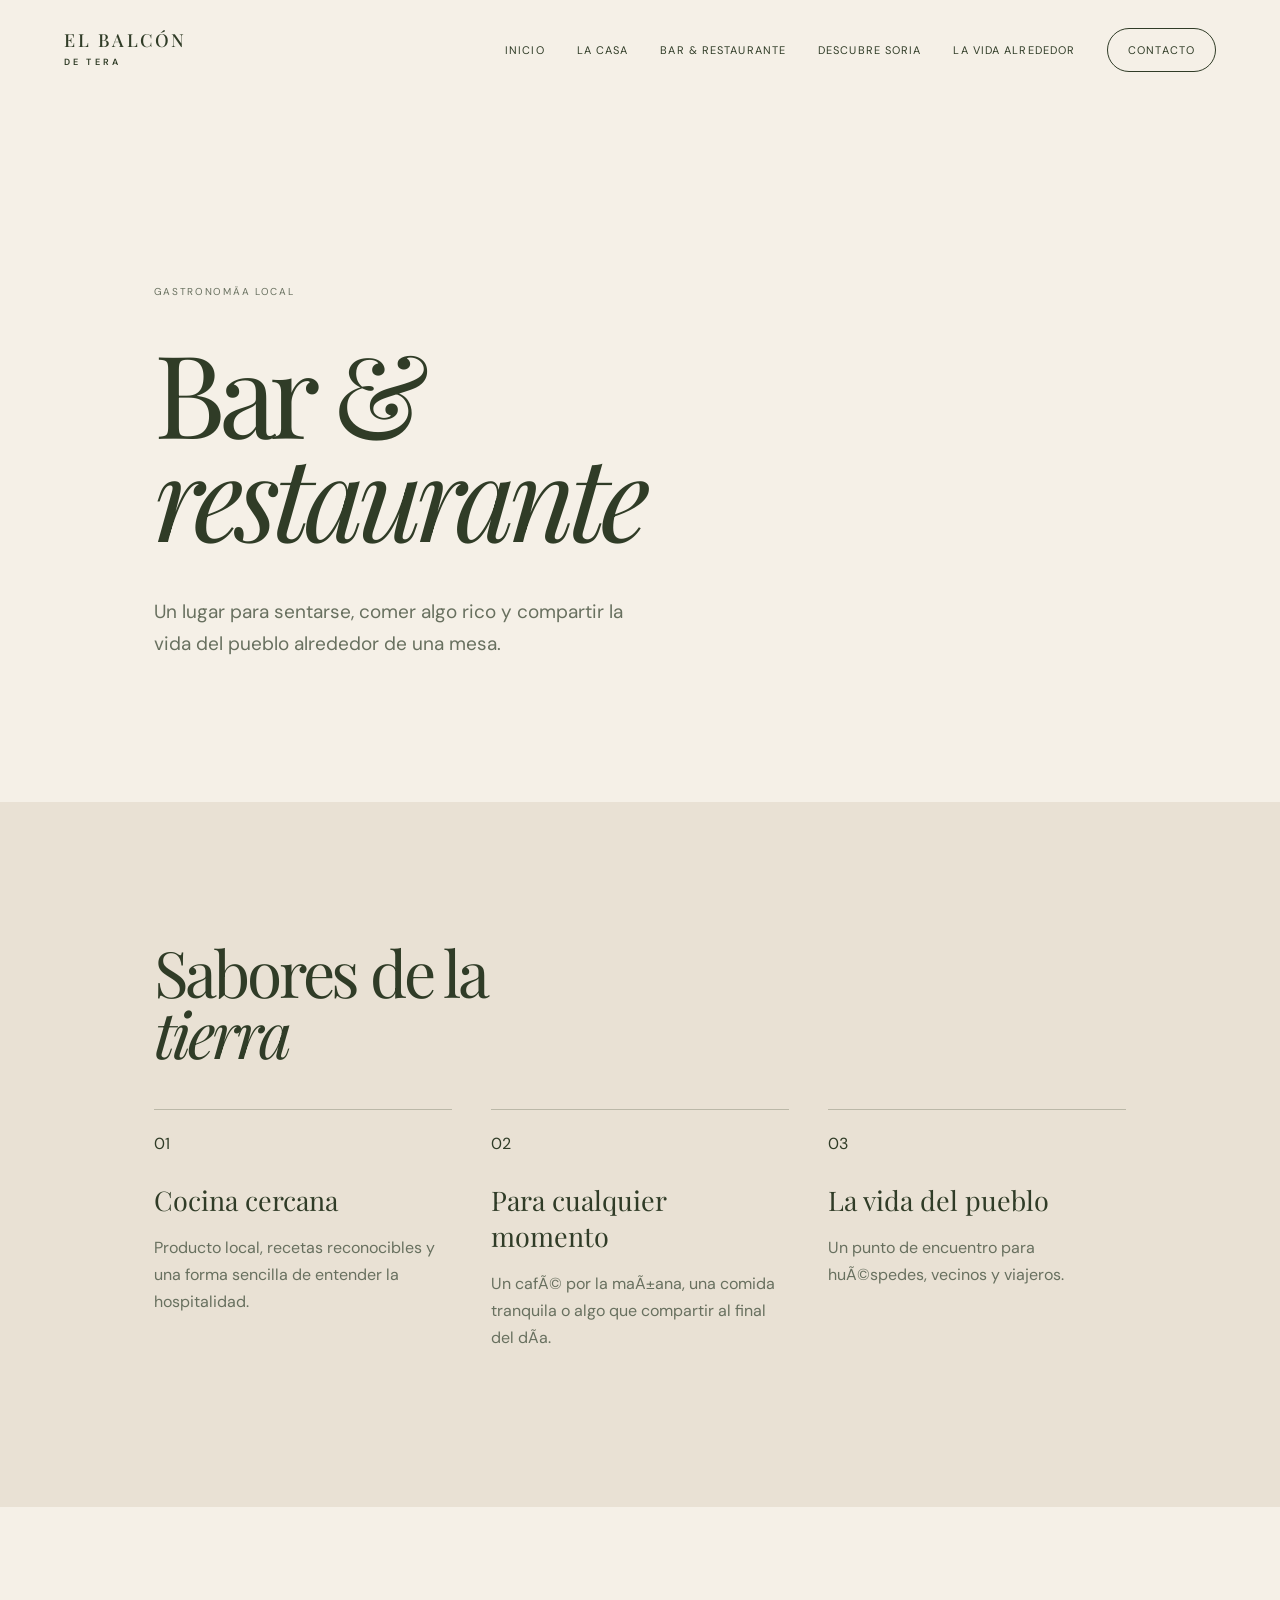
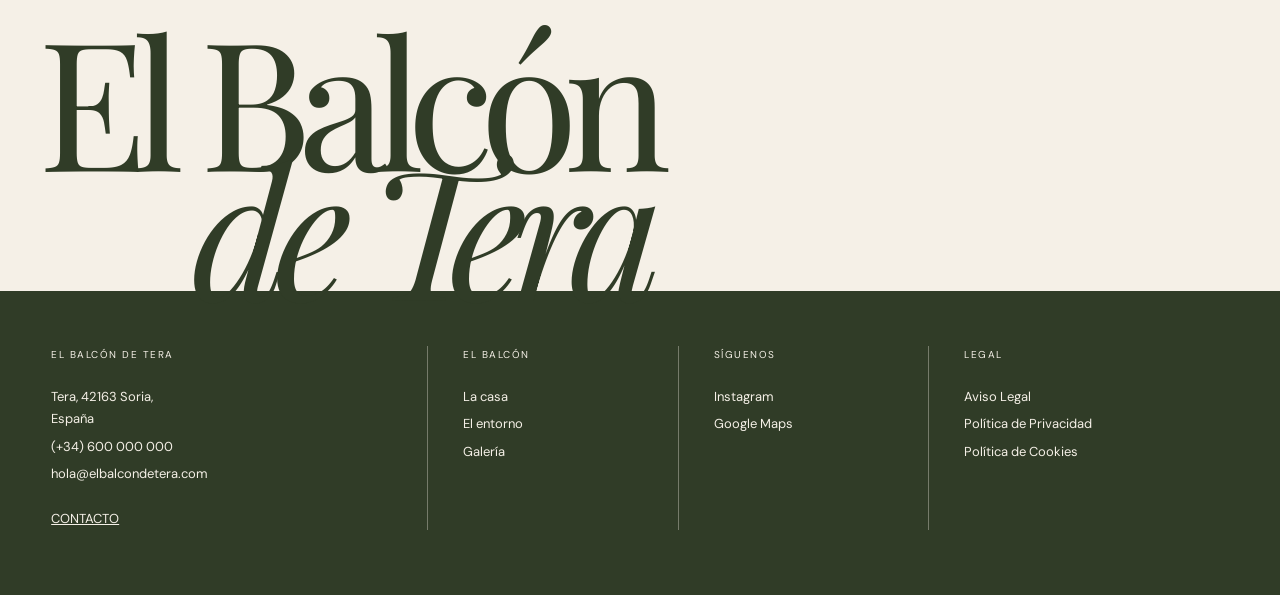
<file: bar-restaurante.html>
﻿<!doctype html><html lang="es"><head><meta charset="utf-8"><meta name="viewport" content="width=device-width,initial-scale=1"><title>Bar &amp; restaurante | El BalcÃ³n de Tera</title><link rel="stylesheet" href="pagina.css?v=verde2"></head><body><header class="page-header"><a class="logo" href="index.html"><span>EL BALC&Oacute;N</span><small>DE TERA</small></a><nav class="page-nav"><a href="index.html">Inicio</a><a href="la-casa.html">La casa</a><a href="bar-restaurante.html">Bar &amp; restaurante</a><a href="descubre-soria.html">Descubre Soria</a><a href="vida-alrededor.html">La vida alrededor</a><a href="contacto.html">Contacto</a></nav></header><main><section class="page-hero"><p class="eyebrow">GastronomÃ­a local</p><h1>Bar &amp;<br><em>restaurante</em></h1><p class="page-intro">Un lugar para sentarse, comer algo rico y compartir la vida del pueblo alrededor de una mesa.</p></section><section class="content"><h2>Sabores de la<br><em>tierra</em></h2><div class="cards"><article class="card"><span>01</span><h3>Cocina cercana</h3><p>Producto local, recetas reconocibles y una forma sencilla de entender la hospitalidad.</p></article><article class="card"><span>02</span><h3>Para cualquier momento</h3><p>Un cafÃ© por la maÃ±ana, una comida tranquila o algo que compartir al final del dÃ­a.</p></article><article class="card"><span>03</span><h3>La vida del pueblo</h3><p>Un punto de encuentro para huÃ©spedes, vecinos y viajeros.</p></article></div></section></main><footer class="grand-footer"><div class="footer-brand-band"><div class="footer-brand"><span>El Balc&oacute;n</span><em>de Tera</em></div></div><div class="footer-information"><div class="footer-column footer-contact"><span class="footer-label">EL BALC&Oacute;N DE TERA</span><p>Tera, 42163 Soria,<br>Espa&ntilde;a</p><a href="tel:+34600000000">(+34) 600 000 000</a><a href="mailto:hola@elbalcondetera.com">hola@elbalcondetera.com</a><a class="footer-underlink" href="contacto.html">CONTACTO</a></div><div class="footer-column"><span class="footer-label">EL BALC&Oacute;N</span><a href="la-casa.html">La casa</a><a href="descubre-soria.html">El entorno</a><a href="vida-alrededor.html">Galer&iacute;a</a></div><div class="footer-column"><span class="footer-label">S&Iacute;GUENOS</span><a href="#">Instagram</a><a href="descubre-soria.html">Google Maps</a></div><div class="footer-column"><span class="footer-label">LEGAL</span><a href="#">Aviso Legal</a><a href="#">Pol&iacute;tica de Privacidad</a><a href="#">Pol&iacute;tica de Cookies</a></div></div></footer></body></html>
</file>
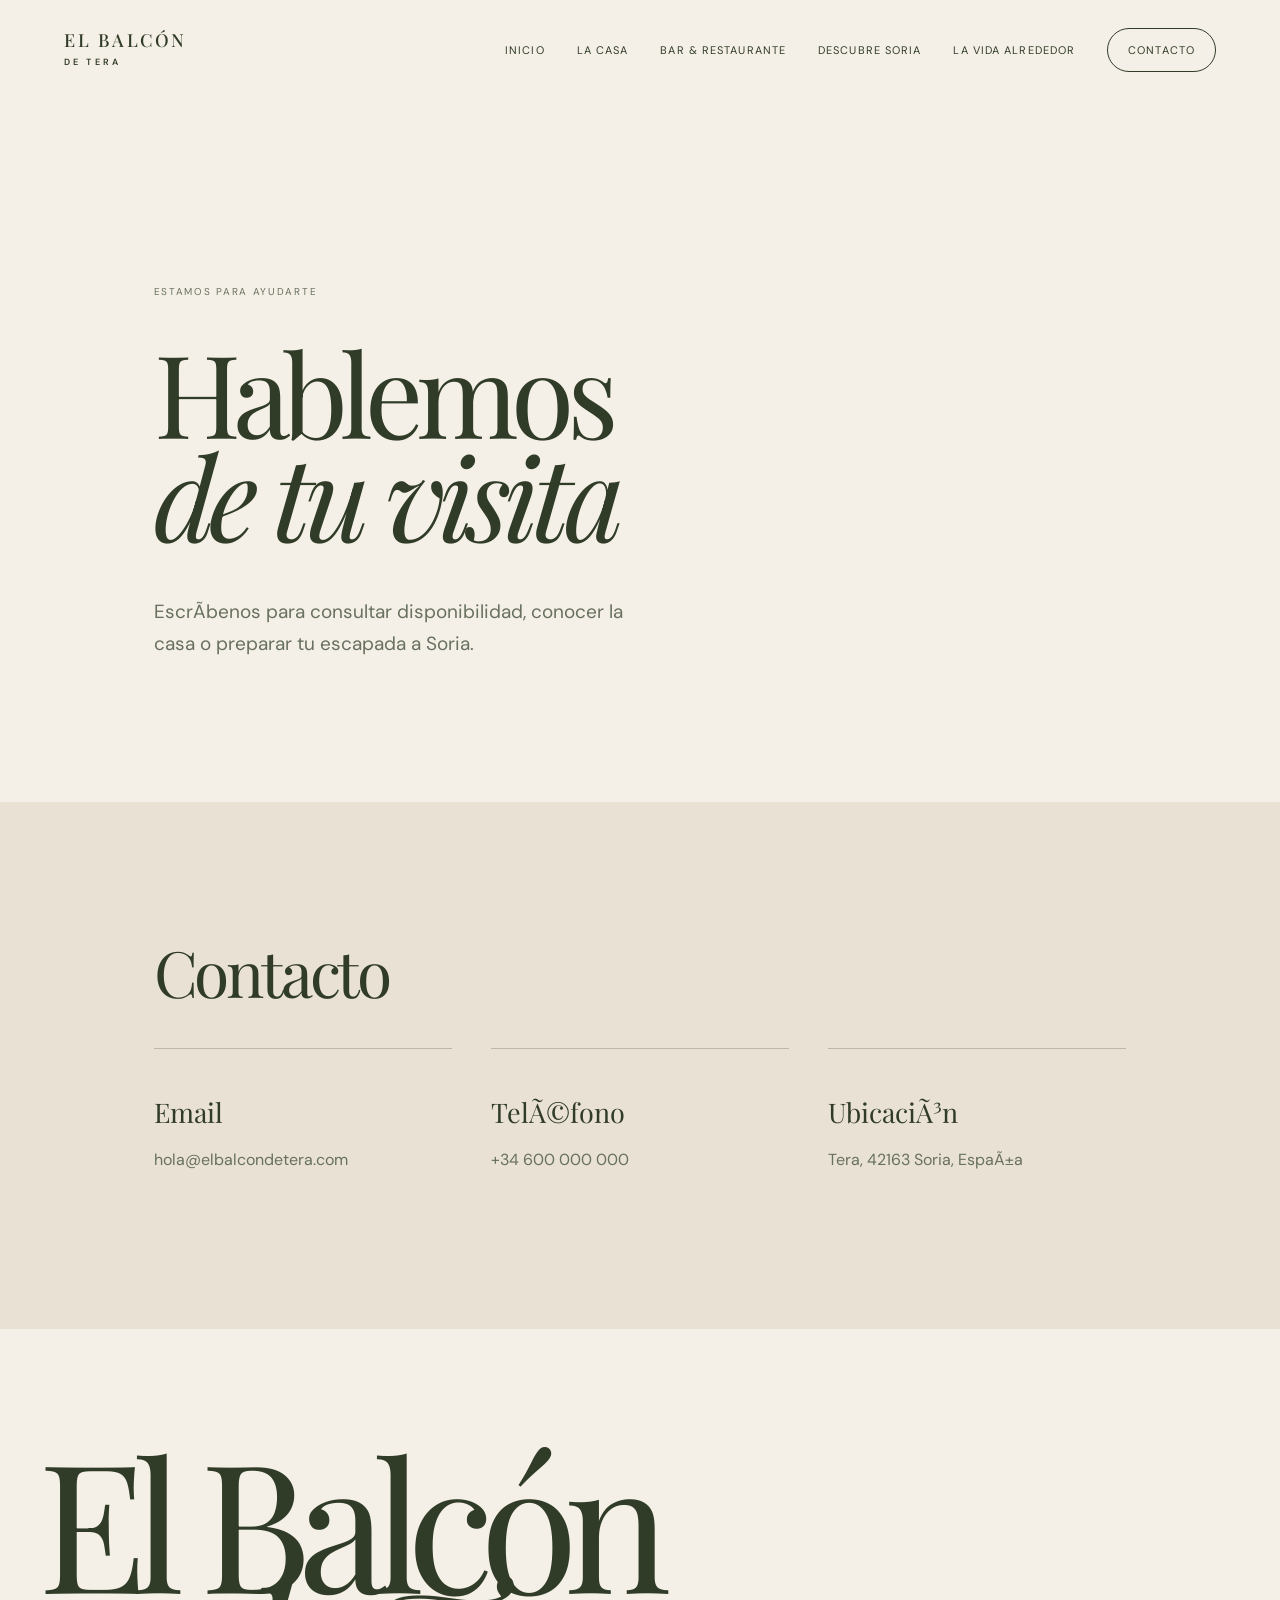
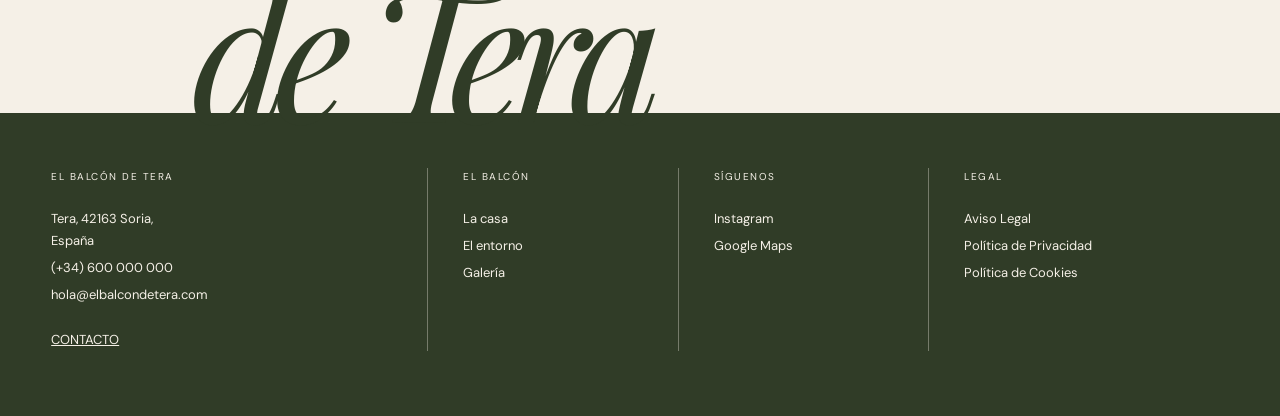
<file: contacto.html>
﻿<!doctype html><html lang="es"><head><meta charset="utf-8"><meta name="viewport" content="width=device-width,initial-scale=1"><title>Contacto | El BalcÃ³n de Tera</title><link rel="stylesheet" href="pagina.css?v=verde2"></head><body><header class="page-header"><a class="logo" href="index.html"><span>EL BALC&Oacute;N</span><small>DE TERA</small></a><nav class="page-nav"><a href="index.html">Inicio</a><a href="la-casa.html">La casa</a><a href="bar-restaurante.html">Bar &amp; restaurante</a><a href="descubre-soria.html">Descubre Soria</a><a href="vida-alrededor.html">La vida alrededor</a><a href="contacto.html">Contacto</a></nav></header><main><section class="page-hero"><p class="eyebrow">Estamos para ayudarte</p><h1>Hablemos<br><em>de tu visita</em></h1><p class="page-intro">EscrÃ­benos para consultar disponibilidad, conocer la casa o preparar tu escapada a Soria.</p></section><section class="content"><h2>Contacto</h2><div class="cards"><article class="card"><h3>Email</h3><p>hola@elbalcondetera.com</p></article><article class="card"><h3>TelÃ©fono</h3><p>+34 600 000 000</p></article><article class="card"><h3>UbicaciÃ³n</h3><p>Tera, 42163 Soria, EspaÃ±a</p></article></div></section></main><footer class="grand-footer"><div class="footer-brand-band"><div class="footer-brand"><span>El Balc&oacute;n</span><em>de Tera</em></div></div><div class="footer-information"><div class="footer-column footer-contact"><span class="footer-label">EL BALC&Oacute;N DE TERA</span><p>Tera, 42163 Soria,<br>Espa&ntilde;a</p><a href="tel:+34600000000">(+34) 600 000 000</a><a href="mailto:hola@elbalcondetera.com">hola@elbalcondetera.com</a><a class="footer-underlink" href="contacto.html">CONTACTO</a></div><div class="footer-column"><span class="footer-label">EL BALC&Oacute;N</span><a href="la-casa.html">La casa</a><a href="descubre-soria.html">El entorno</a><a href="vida-alrededor.html">Galer&iacute;a</a></div><div class="footer-column"><span class="footer-label">S&Iacute;GUENOS</span><a href="#">Instagram</a><a href="descubre-soria.html">Google Maps</a></div><div class="footer-column"><span class="footer-label">LEGAL</span><a href="#">Aviso Legal</a><a href="#">Pol&iacute;tica de Privacidad</a><a href="#">Pol&iacute;tica de Cookies</a></div></div></footer></body></html>
</file>
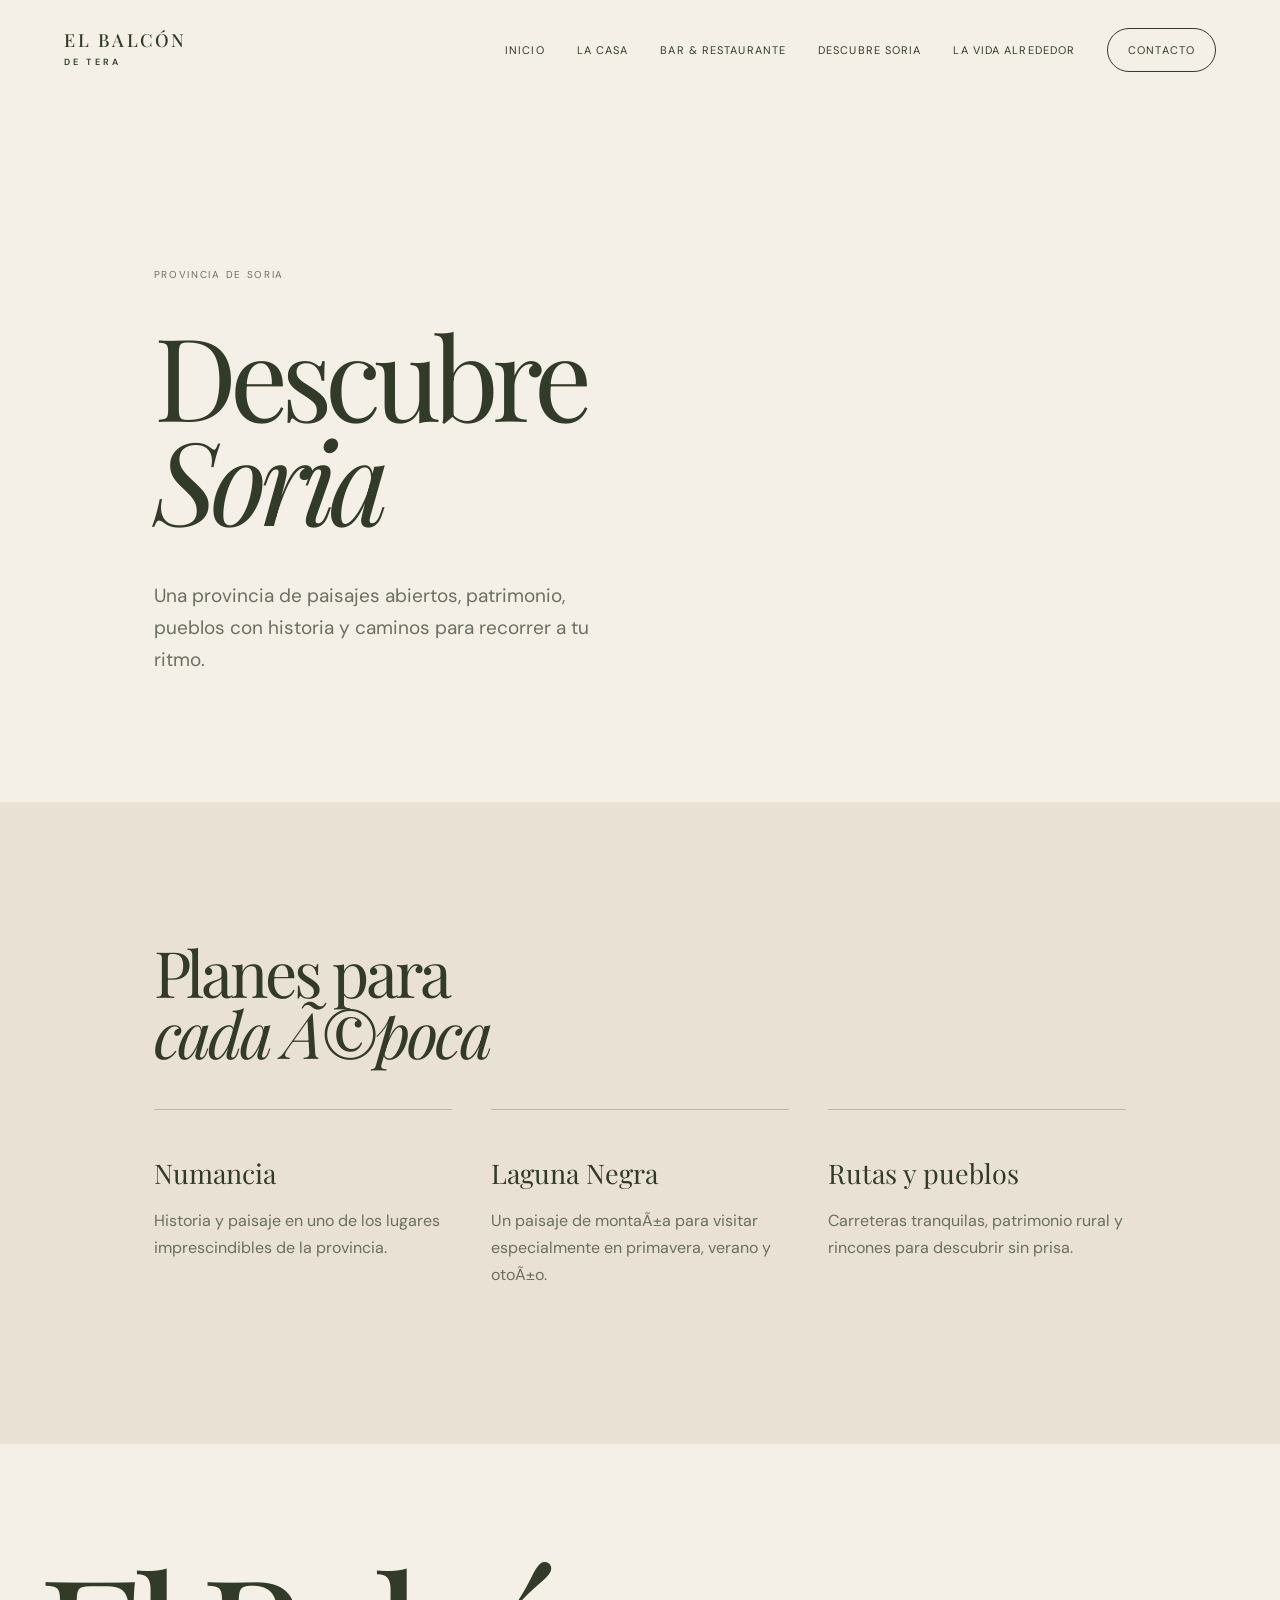
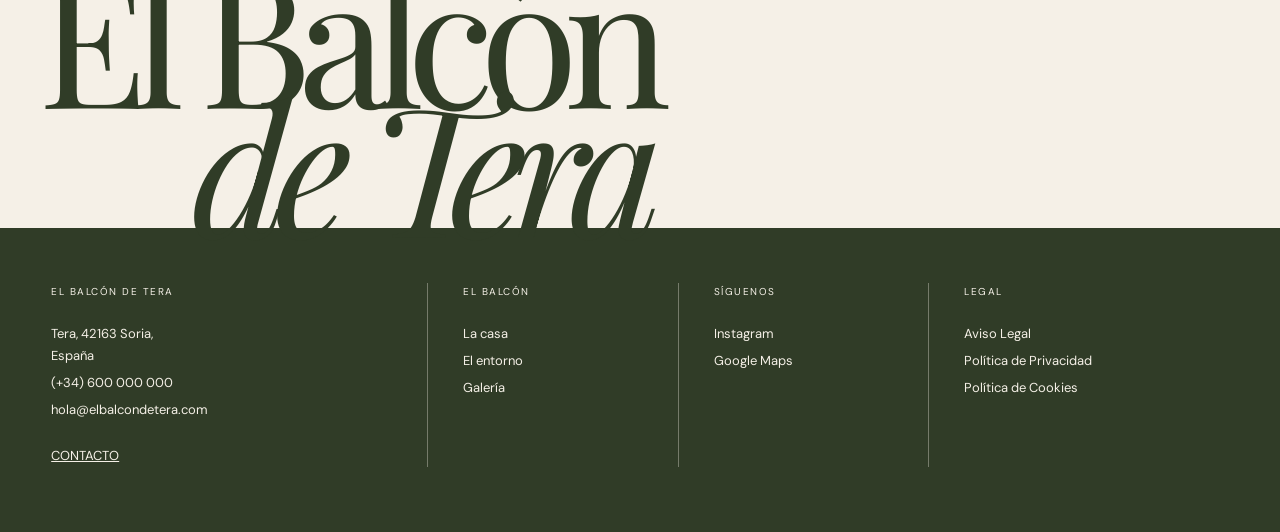
<file: descubre-soria.html>
﻿<!doctype html><html lang="es"><head><meta charset="utf-8"><meta name="viewport" content="width=device-width,initial-scale=1"><title>Descubre Soria | El BalcÃ³n de Tera</title><link rel="stylesheet" href="pagina.css?v=verde2"></head><body><header class="page-header"><a class="logo" href="index.html"><span>EL BALC&Oacute;N</span><small>DE TERA</small></a><nav class="page-nav"><a href="index.html">Inicio</a><a href="la-casa.html">La casa</a><a href="bar-restaurante.html">Bar &amp; restaurante</a><a href="descubre-soria.html">Descubre Soria</a><a href="vida-alrededor.html">La vida alrededor</a><a href="contacto.html">Contacto</a></nav></header><main><section class="page-hero"><p class="eyebrow">Provincia de Soria</p><h1>Descubre<br><em>Soria</em></h1><p class="page-intro">Una provincia de paisajes abiertos, patrimonio, pueblos con historia y caminos para recorrer a tu ritmo.</p></section><section class="content"><h2>Planes para<br><em>cada Ã©poca</em></h2><div class="cards"><article class="card"><h3>Numancia</h3><p>Historia y paisaje en uno de los lugares imprescindibles de la provincia.</p></article><article class="card"><h3>Laguna Negra</h3><p>Un paisaje de montaÃ±a para visitar especialmente en primavera, verano y otoÃ±o.</p></article><article class="card"><h3>Rutas y pueblos</h3><p>Carreteras tranquilas, patrimonio rural y rincones para descubrir sin prisa.</p></article></div></section></main><footer class="grand-footer"><div class="footer-brand-band"><div class="footer-brand"><span>El Balc&oacute;n</span><em>de Tera</em></div></div><div class="footer-information"><div class="footer-column footer-contact"><span class="footer-label">EL BALC&Oacute;N DE TERA</span><p>Tera, 42163 Soria,<br>Espa&ntilde;a</p><a href="tel:+34600000000">(+34) 600 000 000</a><a href="mailto:hola@elbalcondetera.com">hola@elbalcondetera.com</a><a class="footer-underlink" href="contacto.html">CONTACTO</a></div><div class="footer-column"><span class="footer-label">EL BALC&Oacute;N</span><a href="la-casa.html">La casa</a><a href="descubre-soria.html">El entorno</a><a href="vida-alrededor.html">Galer&iacute;a</a></div><div class="footer-column"><span class="footer-label">S&Iacute;GUENOS</span><a href="#">Instagram</a><a href="descubre-soria.html">Google Maps</a></div><div class="footer-column"><span class="footer-label">LEGAL</span><a href="#">Aviso Legal</a><a href="#">Pol&iacute;tica de Privacidad</a><a href="#">Pol&iacute;tica de Cookies</a></div></div></footer></body></html>
</file>
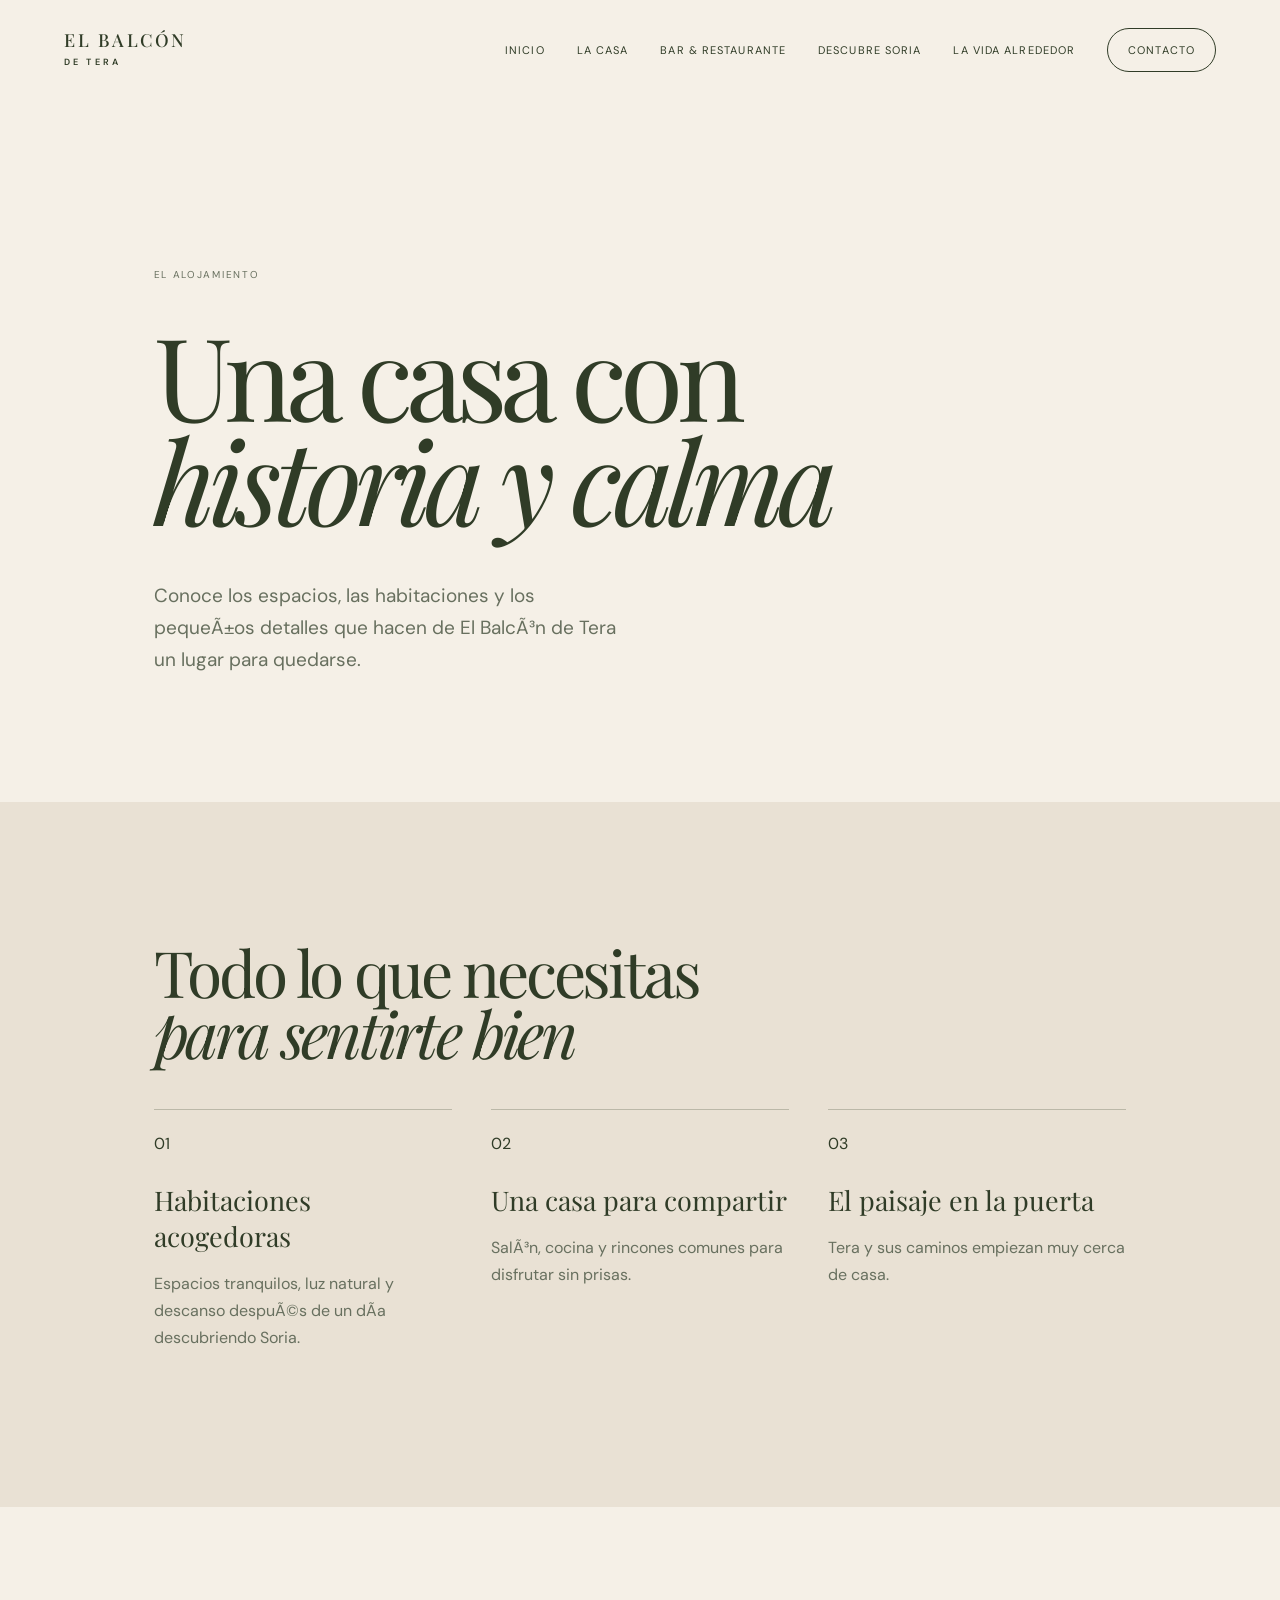
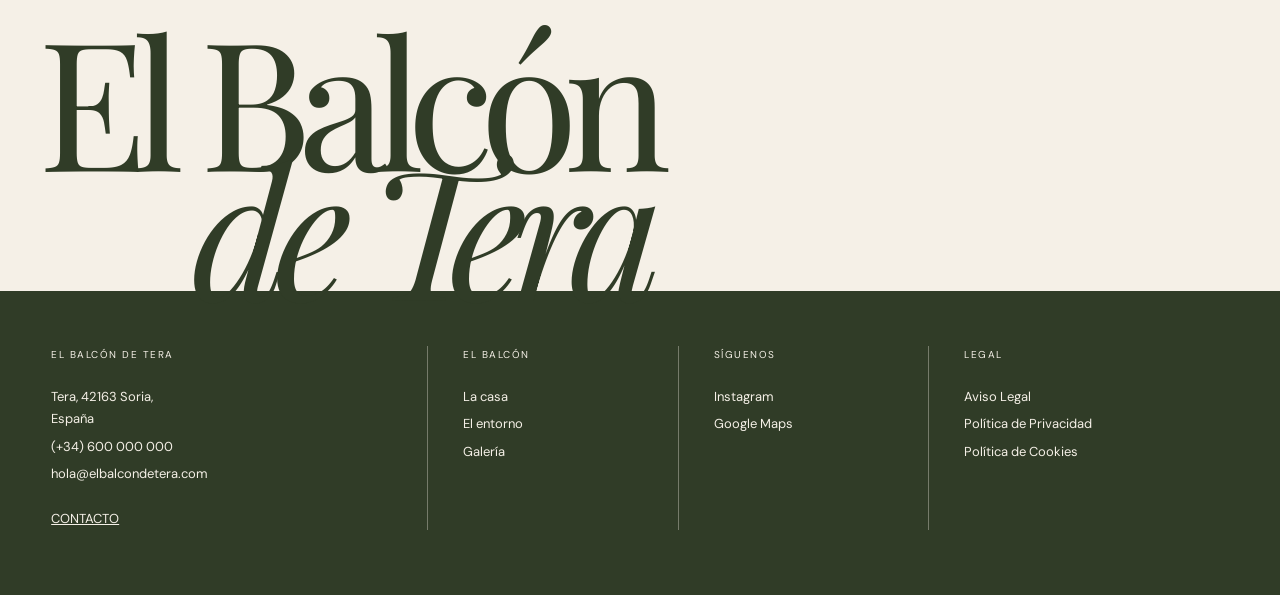
<file: la-casa.html>
﻿<!doctype html><html lang="es"><head><meta charset="utf-8"><meta name="viewport" content="width=device-width,initial-scale=1"><title>La casa | El BalcÃ³n de Tera</title><link rel="stylesheet" href="pagina.css?v=verde2"></head><body><header class="page-header"><a class="logo" href="index.html"><span>EL BALC&Oacute;N</span><small>DE TERA</small></a><nav class="page-nav"><a href="index.html">Inicio</a><a href="la-casa.html">La casa</a><a href="bar-restaurante.html">Bar &amp; restaurante</a><a href="descubre-soria.html">Descubre Soria</a><a href="vida-alrededor.html">La vida alrededor</a><a href="contacto.html">Contacto</a></nav></header><main><section class="page-hero"><p class="eyebrow">El alojamiento</p><h1>Una casa con<br><em>historia y calma</em></h1><p class="page-intro">Conoce los espacios, las habitaciones y los pequeÃ±os detalles que hacen de El BalcÃ³n de Tera un lugar para quedarse.</p></section><section class="content"><h2>Todo lo que necesitas<br><em>para sentirte bien</em></h2><div class="cards"><article class="card"><span>01</span><h3>Habitaciones acogedoras</h3><p>Espacios tranquilos, luz natural y descanso despuÃ©s de un dÃ­a descubriendo Soria.</p></article><article class="card"><span>02</span><h3>Una casa para compartir</h3><p>SalÃ³n, cocina y rincones comunes para disfrutar sin prisas.</p></article><article class="card"><span>03</span><h3>El paisaje en la puerta</h3><p>Tera y sus caminos empiezan muy cerca de casa.</p></article></div></section></main><footer class="grand-footer"><div class="footer-brand-band"><div class="footer-brand"><span>El Balc&oacute;n</span><em>de Tera</em></div></div><div class="footer-information"><div class="footer-column footer-contact"><span class="footer-label">EL BALC&Oacute;N DE TERA</span><p>Tera, 42163 Soria,<br>Espa&ntilde;a</p><a href="tel:+34600000000">(+34) 600 000 000</a><a href="mailto:hola@elbalcondetera.com">hola@elbalcondetera.com</a><a class="footer-underlink" href="contacto.html">CONTACTO</a></div><div class="footer-column"><span class="footer-label">EL BALC&Oacute;N</span><a href="la-casa.html">La casa</a><a href="descubre-soria.html">El entorno</a><a href="vida-alrededor.html">Galer&iacute;a</a></div><div class="footer-column"><span class="footer-label">S&Iacute;GUENOS</span><a href="#">Instagram</a><a href="descubre-soria.html">Google Maps</a></div><div class="footer-column"><span class="footer-label">LEGAL</span><a href="#">Aviso Legal</a><a href="#">Pol&iacute;tica de Privacidad</a><a href="#">Pol&iacute;tica de Cookies</a></div></div></footer></body></html>
</file>
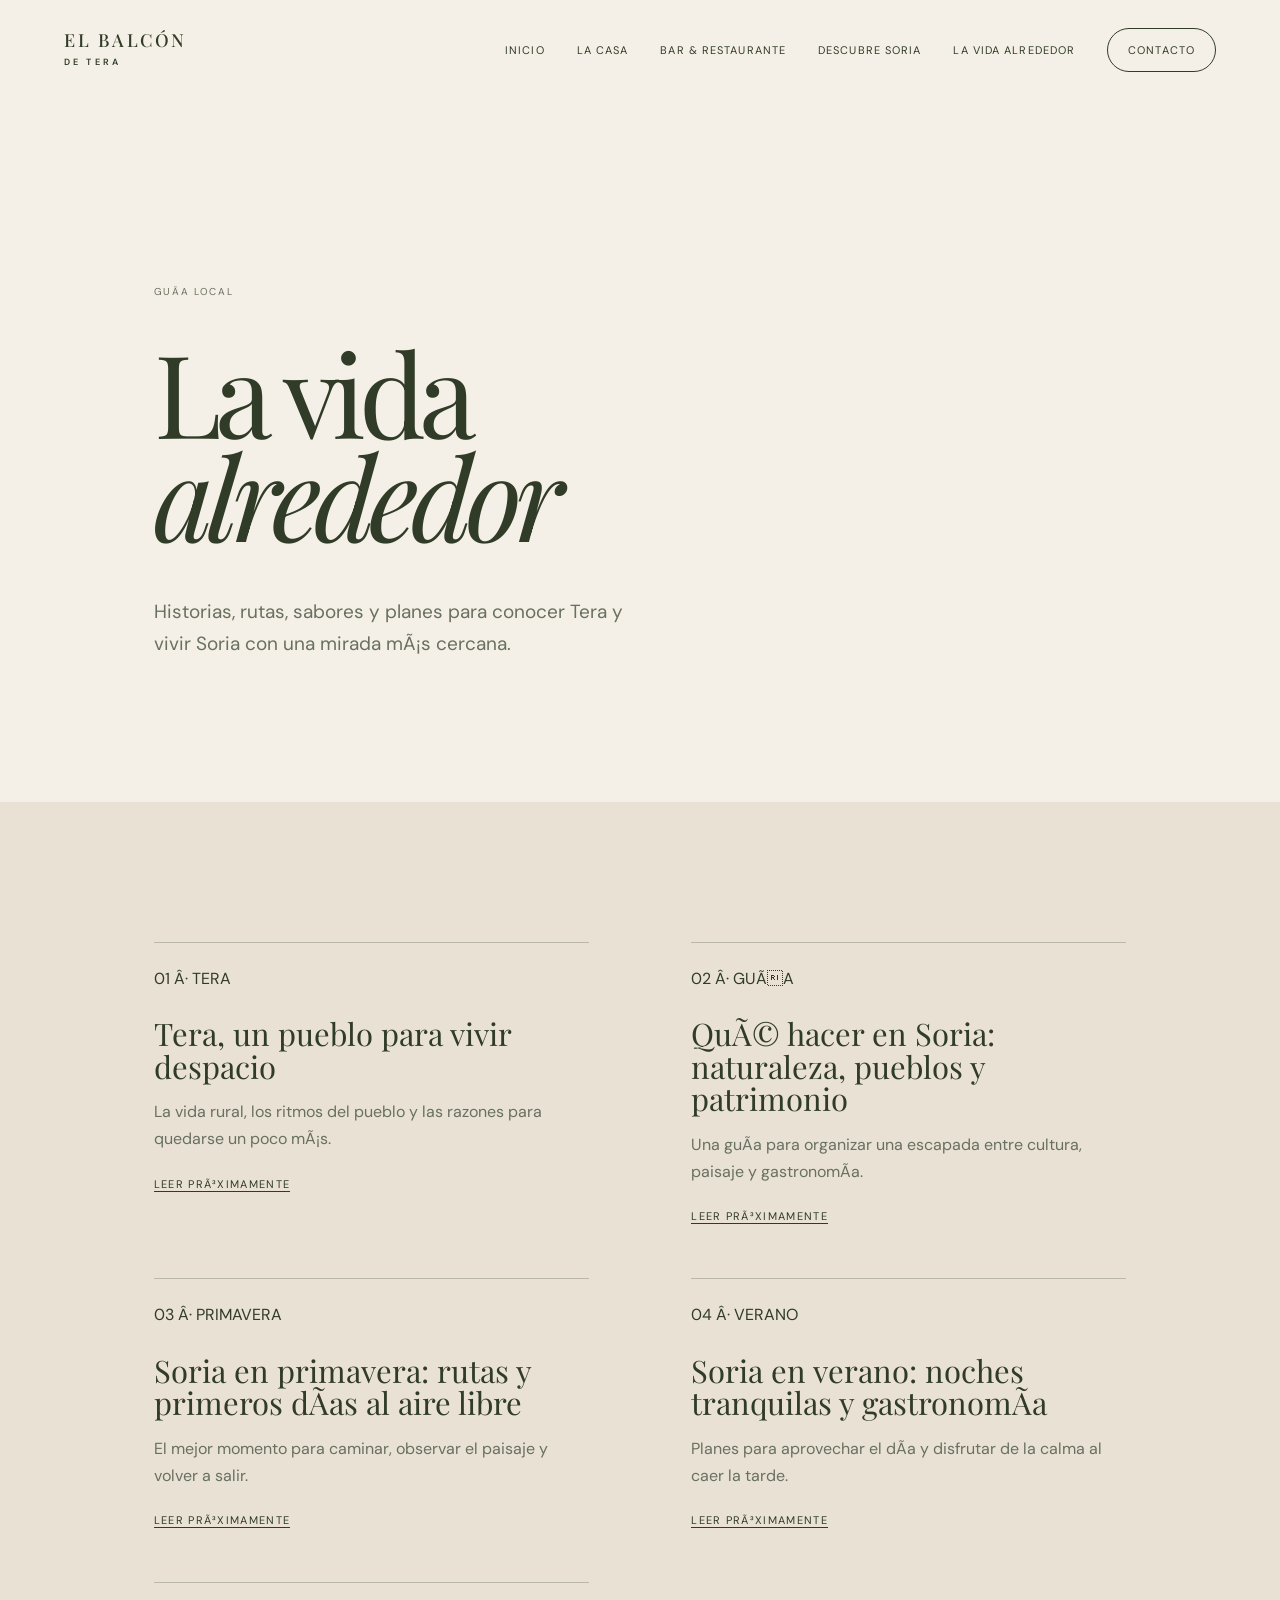
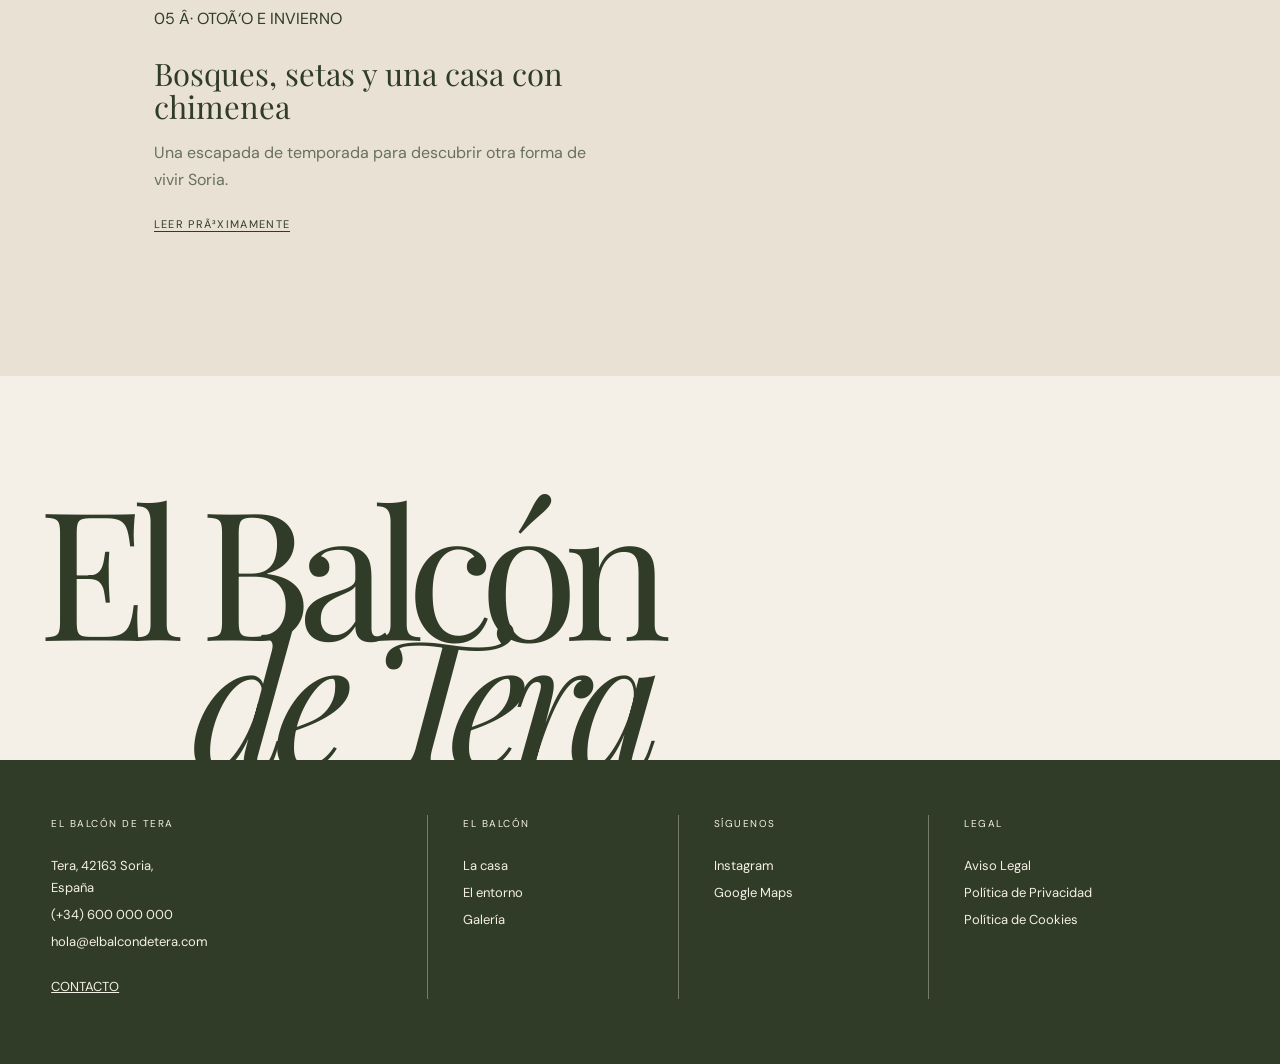
<file: vida-alrededor.html>
﻿<!doctype html><html lang="es"><head><meta charset="utf-8"><meta name="viewport" content="width=device-width,initial-scale=1"><title>La vida alrededor | El BalcÃ³n de Tera</title><link rel="stylesheet" href="pagina.css?v=verde2"></head><body><header class="page-header"><a class="logo" href="index.html"><span>EL BALC&Oacute;N</span><small>DE TERA</small></a><nav class="page-nav"><a href="index.html">Inicio</a><a href="la-casa.html">La casa</a><a href="bar-restaurante.html">Bar &amp; restaurante</a><a href="descubre-soria.html">Descubre Soria</a><a href="vida-alrededor.html">La vida alrededor</a><a href="contacto.html">Contacto</a></nav></header><main><section class="page-hero"><p class="eyebrow">GuÃ­a local</p><h1>La vida<br><em>alrededor</em></h1><p class="page-intro">Historias, rutas, sabores y planes para conocer Tera y vivir Soria con una mirada mÃ¡s cercana.</p></section><section class="content"><div class="article-list"><article class="article"><span>01 Â· TERA</span><h3>Tera, un pueblo para vivir despacio</h3><p>La vida rural, los ritmos del pueblo y las razones para quedarse un poco mÃ¡s.</p><a href="#">Leer prÃ³ximamente</a></article><article class="article"><span>02 Â· GUÃA</span><h3>QuÃ© hacer en Soria: naturaleza, pueblos y patrimonio</h3><p>Una guÃ­a para organizar una escapada entre cultura, paisaje y gastronomÃ­a.</p><a href="#">Leer prÃ³ximamente</a></article><article class="article"><span>03 Â· PRIMAVERA</span><h3>Soria en primavera: rutas y primeros dÃ­as al aire libre</h3><p>El mejor momento para caminar, observar el paisaje y volver a salir.</p><a href="#">Leer prÃ³ximamente</a></article><article class="article"><span>04 Â· VERANO</span><h3>Soria en verano: noches tranquilas y gastronomÃ­a</h3><p>Planes para aprovechar el dÃ­a y disfrutar de la calma al caer la tarde.</p><a href="#">Leer prÃ³ximamente</a></article><article class="article"><span>05 Â· OTOÃ‘O E INVIERNO</span><h3>Bosques, setas y una casa con chimenea</h3><p>Una escapada de temporada para descubrir otra forma de vivir Soria.</p><a href="#">Leer prÃ³ximamente</a></article></div></section></main><footer class="grand-footer"><div class="footer-brand-band"><div class="footer-brand"><span>El Balc&oacute;n</span><em>de Tera</em></div></div><div class="footer-information"><div class="footer-column footer-contact"><span class="footer-label">EL BALC&Oacute;N DE TERA</span><p>Tera, 42163 Soria,<br>Espa&ntilde;a</p><a href="tel:+34600000000">(+34) 600 000 000</a><a href="mailto:hola@elbalcondetera.com">hola@elbalcondetera.com</a><a class="footer-underlink" href="contacto.html">CONTACTO</a></div><div class="footer-column"><span class="footer-label">EL BALC&Oacute;N</span><a href="la-casa.html">La casa</a><a href="descubre-soria.html">El entorno</a><a href="vida-alrededor.html">Galer&iacute;a</a></div><div class="footer-column"><span class="footer-label">S&Iacute;GUENOS</span><a href="#">Instagram</a><a href="descubre-soria.html">Google Maps</a></div><div class="footer-column"><span class="footer-label">LEGAL</span><a href="#">Aviso Legal</a><a href="#">Pol&iacute;tica de Privacidad</a><a href="#">Pol&iacute;tica de Cookies</a></div></div></footer></body></html>
</file>
<file: pagina.css>
﻿@import url('https://fonts.googleapis.com/css2?family=DM+Sans:wght@400;500;600&family=Playfair+Display:ital,wght@0,400;0,500;1,400;1,500&display=swap');
:root{--paper:#F5F0E7;--ink:#303C27;--muted:#68705f;--line:rgba(48,60,39,.25)}*{box-sizing:border-box}html{scroll-behavior:smooth}body{margin:0;background:var(--paper);color:var(--ink);font:16px/1.7 'DM Sans',sans-serif}.page-header{padding:28px 5vw;display:flex;justify-content:space-between;align-items:center;border-bottom:1px solid var(--line)}.logo{font:500 18px/.9 'Playfair Display',serif;letter-spacing:.14em;display:flex;flex-direction:column}.logo small{font:600 9px 'DM Sans';letter-spacing:.35em;margin-top:8px}.page-nav{display:flex;gap:25px;font-size:11px;text-transform:uppercase;letter-spacing:.1em}.page-nav a:hover{opacity:.55}.page-hero{padding:13vw 12vw 10vw;max-width:1200px}.eyebrow{text-transform:uppercase;letter-spacing:.17em;font-size:10px;color:var(--muted)}h1{font:400 clamp(4rem,9vw,9rem)/.9 'Playfair Display',serif;letter-spacing:-.06em;margin:30px 0}h1 em,h2 em{font-style:italic}.page-intro{max-width:520px;color:var(--muted);font-size:19px}.content{padding:80px 12vw 150px;border-top:1px solid var(--line)}h2{font:400 clamp(2.8rem,5vw,5.5rem)/.95 'Playfair Display',serif;letter-spacing:-.05em;margin:0 0 45px}.cards{display:grid;grid-template-columns:repeat(3,1fr);gap:3vw}.card{border-top:1px solid var(--line);padding-top:20px}.card h3{font:400 27px 'Playfair Display';margin:25px 0 10px}.card p{color:var(--muted)}.article-list{display:grid;grid-template-columns:1fr 1fr;gap:50px 8vw}.article{border-top:1px solid var(--line);padding-top:22px}.article h3{font:400 31px/1.05 'Playfair Display';margin:25px 0 12px}.article a{border-bottom:1px solid var(--ink);font-size:11px;text-transform:uppercase;letter-spacing:.12em}.page-footer{background:var(--ink);color:var(--paper);padding:35px 5vw;display:flex;justify-content:space-between;font-size:12px}.page-footer a{color:inherit}@media(max-width:750px){.page-header{align-items:flex-start}.page-nav{gap:10px;flex-direction:column;text-align:right}.page-hero{padding:25vw 9vw 20vw}.content{padding:70px 9vw 100px}.cards,.article-list{display:block}.card,.article{margin-bottom:45px}.page-footer{display:block}.page-footer p{margin-top:20px}}

.page-header{border-bottom:0;background:var(--paper)}.page-footer{background:var(--ink);color:var(--paper)}.page-footer a{color:var(--paper)}
/* Paginas interiores Verde: heredan la misma identidad que la portada */
body{background:#F5F0E7;color:#303C27}.page-header{height:100px;padding:24px 5vw;display:flex;align-items:center;justify-content:space-between;border:0;background:#F5F0E7}.page-header .logo{color:#303C27}.page-nav{color:#303C27;gap:32px}.page-hero{min-height:78vh;padding:150px 12vw 100px;display:flex;flex-direction:column;justify-content:center}.page-hero h1{color:#303C27;max-width:900px}.page-intro{color:#68705F;max-width:470px}.content{background:#E9E1D4;border-top:0;padding:140px 12vw}.content h2{color:#303C27}.card,.article{border-color:rgba(48,60,39,.25)}.card h3,.article h3{color:#303C27}.card p,.article p{color:#68705F}.page-footer{background:#303C27;color:#F5F0E7;border:0;padding:55px 5vw}.page-footer a{color:#F5F0E7}@media(max-width:750px){.page-header{height:78px;padding:18px 6vw}.page-nav{gap:12px}.page-hero{min-height:70vh;padding:120px 9vw 80px}.content{padding:100px 9vw}}
.grand-footer{background:#303C27;color:#F5F0E7;padding:0;overflow:hidden}.footer-brand-band{height:clamp(260px,30vw,480px);background:#F5F0E7;color:#303C27;display:flex;align-items:flex-end;padding:0 3vw}.footer-brand{font:400 clamp(5rem,14vw,15rem)/.72 'Playfair Display',serif;letter-spacing:-.08em;width:100%}.footer-brand span,.footer-brand em{display:block}.footer-brand em{font-style:italic;margin-left:12vw}.footer-information{display:grid;grid-template-columns:1.5fr 1fr 1fr 1.2fr;padding:55px 4vw 65px}.footer-column{display:flex;flex-direction:column;gap:5px;padding:0 35px;border-left:1px solid rgba(245,240,231,.35);font-size:13px}.footer-column:first-child{border:0;padding-left:0}.footer-label{font-size:10px;letter-spacing:.15em;margin-bottom:18px}.footer-column a{color:#F5F0E7}.footer-contact p{margin:0}.footer-underlink{margin-top:18px;text-decoration:underline}.footer-column a:hover{opacity:.6}@media(max-width:750px){.footer-brand-band{height:270px;padding:0 7vw}.footer-brand{font-size:19vw}.footer-information{display:block;padding:35px 9vw}.footer-column,.footer-column:first-child{border:0;border-top:1px solid rgba(245,240,231,.35);padding:25px 0}.footer-column:first-child{border-top:0}}

a{text-decoration:none;color:inherit}.page-header .page-nav a{color:#303C27;text-decoration:none}.page-header .page-nav a:last-child{border:1px solid #303C27;border-radius:100px;padding:12px 20px}.page-header .logo{text-decoration:none}.page-header{position:relative;z-index:5}.page-nav{align-items:center}.page-footer a{text-decoration:none}
</file>
